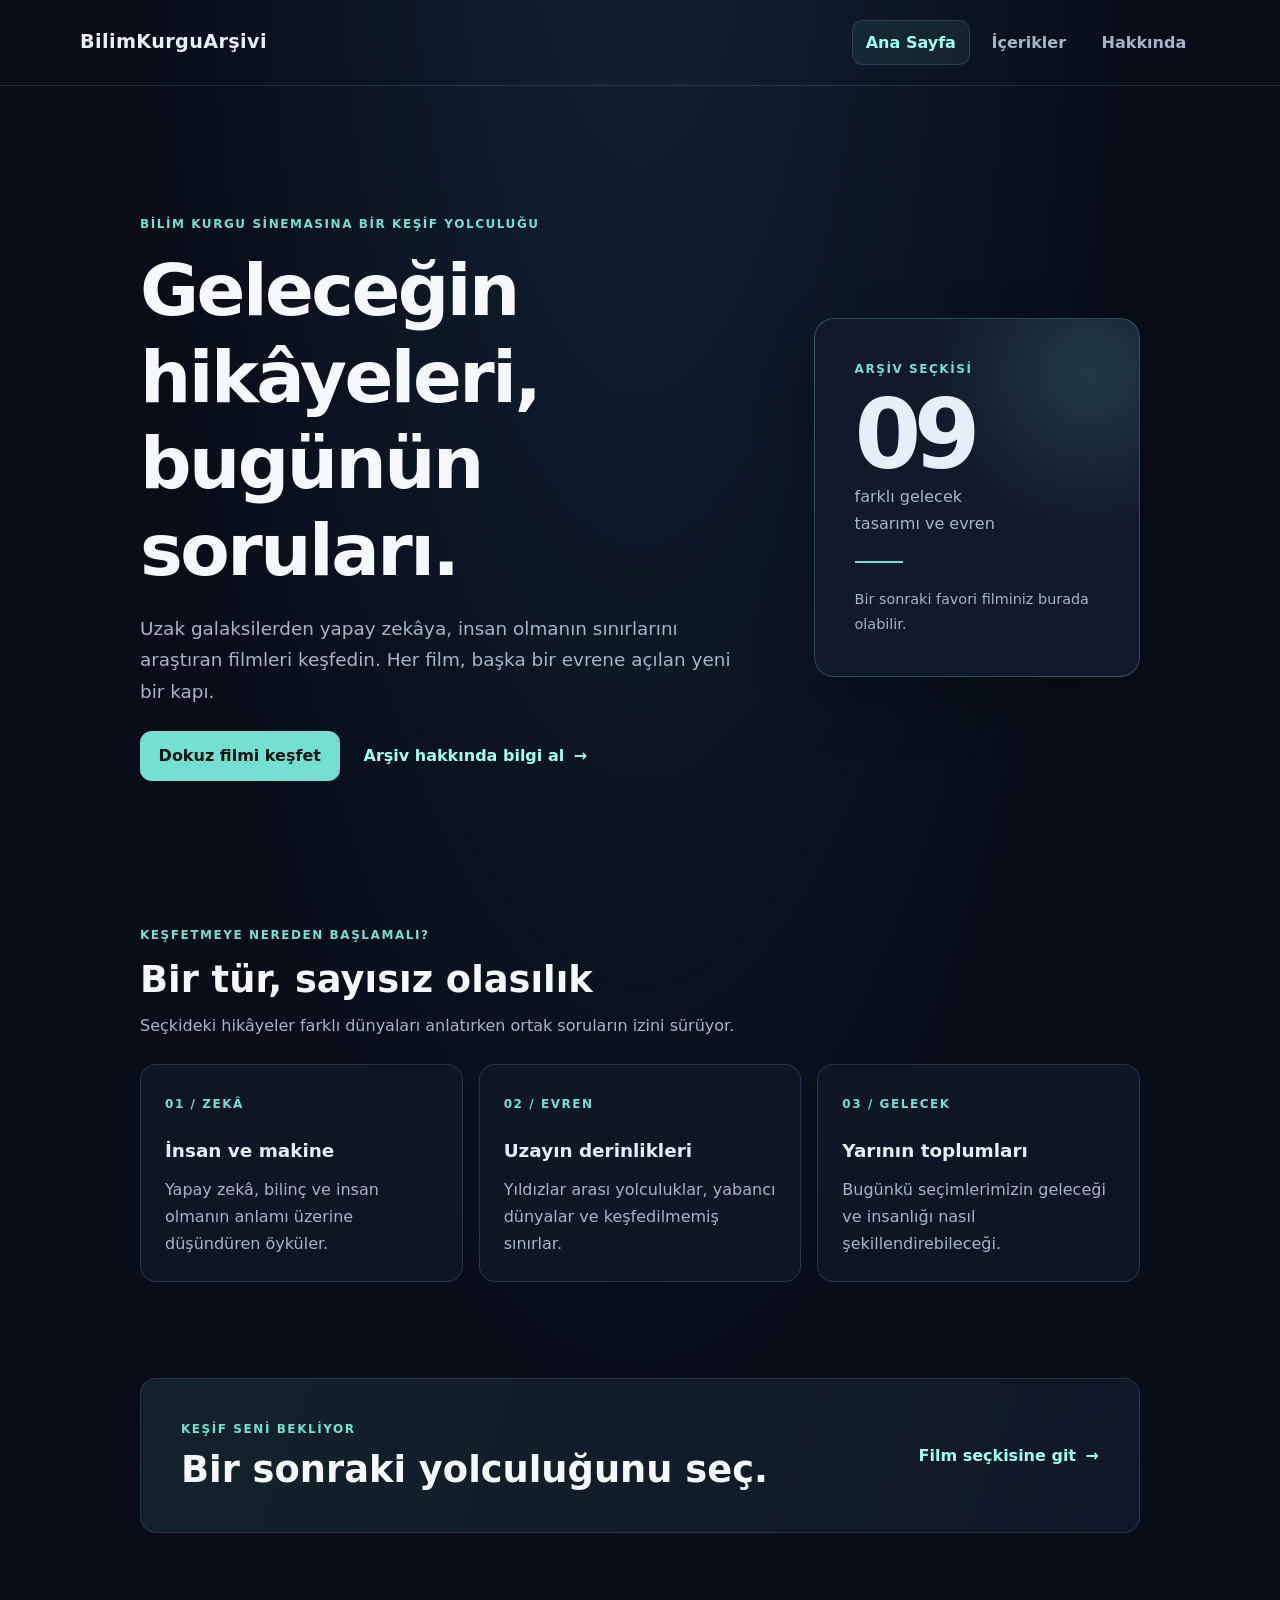
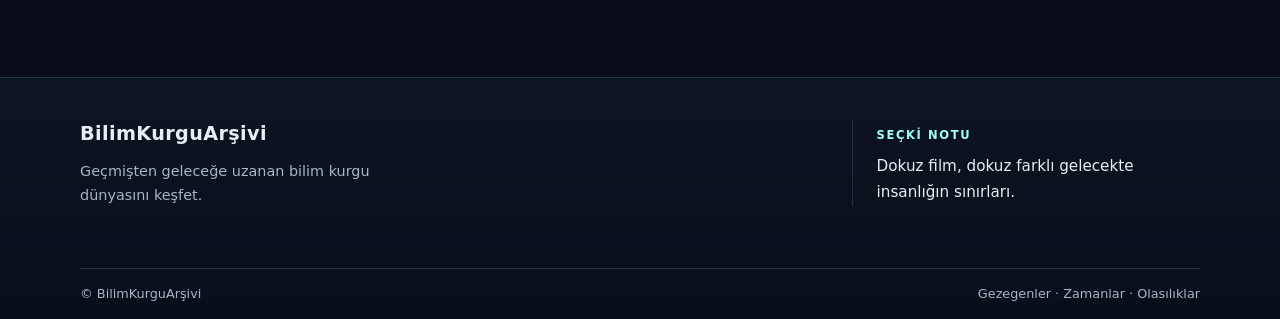
<file: index.html>
<!doctype html>
<html lang="tr">
<head>
  <meta charset="utf-8">
  <meta name="viewport" content="width=device-width, initial-scale=1">
  <meta name="description" content="BilimKurguArşivi, bilim kurgu sinemasının unutulmaz filmlerini keşfetmek isteyenler için hazırlandı.">
  <title>BilimKurguArşivi | Ana Sayfa</title>
  <link rel="stylesheet" href="style.css">
</head>
<body>
  <header id="ust">
    <a class="site-adi" href="index.html">BilimKurguArşivi</a>
    <nav aria-label="Ana navigasyon">
      <ul>
        <li><a href="index.html" aria-current="page">Ana Sayfa</a></li>
        <li><a href="icerikler.html">İçerikler</a></li>
        <li><a href="hakkinda.html">Hakkında</a></li>
      </ul>
    </nav>
  </header>

  <main>
    <section class="ana-sayfa-hero" aria-labelledby="hosgeldiniz-baslik">
      <div class="hero-metni">
        <p class="ust-etiket">Bilim kurgu sinemasına bir keşif yolculuğu</p>
        <h1 id="hosgeldiniz-baslik">Geleceğin hikâyeleri, bugünün soruları.</h1>
        <p class="hero-ozet">
          Uzak galaksilerden yapay zekâya, insan olmanın sınırlarını araştıran
          filmleri keşfedin. Her film, başka bir evrene açılan yeni bir kapı.
        </p>
        <div class="hero-aksiyonlar">
          <a class="iceriklere-baglanti" href="icerikler.html">Dokuz filmi keşfet</a>
          <a class="metin-baglanti" href="hakkinda.html">Arşiv hakkında bilgi al <span aria-hidden="true">→</span></a>
        </div>
      </div>
      <aside class="hero-bilgi-karti" aria-label="Arşiv seçkisi">
        <p class="bilgi-etiketi">Arşiv seçkisi</p>
        <p class="film-sayisi">09</p>
        <p>farklı gelecek<br>tasarımı ve evren</p>
        <span class="bilgi-cizgisi" aria-hidden="true"></span>
        <p class="bilgi-alt-metin">Bir sonraki favori filminiz burada olabilir.</p>
      </aside>
    </section>

    <section class="tema-bolumu" aria-labelledby="tema-baslik">
      <div class="bolum-basligi">
        <p class="ust-etiket">Keşfetmeye nereden başlamalı?</p>
        <h2 id="tema-baslik">Bir tür, sayısız olasılık</h2>
        <p>Seçkideki hikâyeler farklı dünyaları anlatırken ortak soruların izini sürüyor.</p>
      </div>
      <div class="tema-kartlari">
        <article class="tema-karti">
          <span class="tema-numarasi">01 / ZEKÂ</span>
          <h3>İnsan ve makine</h3>
          <p>Yapay zekâ, bilinç ve insan olmanın anlamı üzerine düşündüren öyküler.</p>
        </article>
        <article class="tema-karti">
          <span class="tema-numarasi">02 / EVREN</span>
          <h3>Uzayın derinlikleri</h3>
          <p>Yıldızlar arası yolculuklar, yabancı dünyalar ve keşfedilmemiş sınırlar.</p>
        </article>
        <article class="tema-karti">
          <span class="tema-numarasi">03 / GELECEK</span>
          <h3>Yarının toplumları</h3>
          <p>Bugünkü seçimlerimizin geleceği ve insanlığı nasıl şekillendirebileceği.</p>
        </article>
      </div>
    </section>

    <section class="secim-banneri" aria-labelledby="secim-baslik">
      <div>
        <p class="ust-etiket">Keşif seni bekliyor</p>
        <h2 id="secim-baslik">Bir sonraki yolculuğunu seç.</h2>
      </div>
      <a class="metin-baglanti" href="icerikler.html">Film seçkisine git <span aria-hidden="true">→</span></a>
    </section>
  </main>

  <footer>
    <div class="footer-icerik">
      <div class="footer-markasi">
        <a class="site-adi" href="index.html">BilimKurguArşivi</a>
        <p>Geçmişten geleceğe uzanan bilim kurgu dünyasını keşfet.</p>
      </div>
      <div class="footer-not">
        <span>Seçki notu</span>
        <p>Dokuz film, dokuz farklı gelecekte insanlığın sınırları.</p>
      </div>
    </div>
    <div class="footer-alt">
      <span>© BilimKurguArşivi</span>
      <span>Gezegenler · Zamanlar · Olasılıklar</span>
    </div>
  </footer>
</body>
</html>
</file>
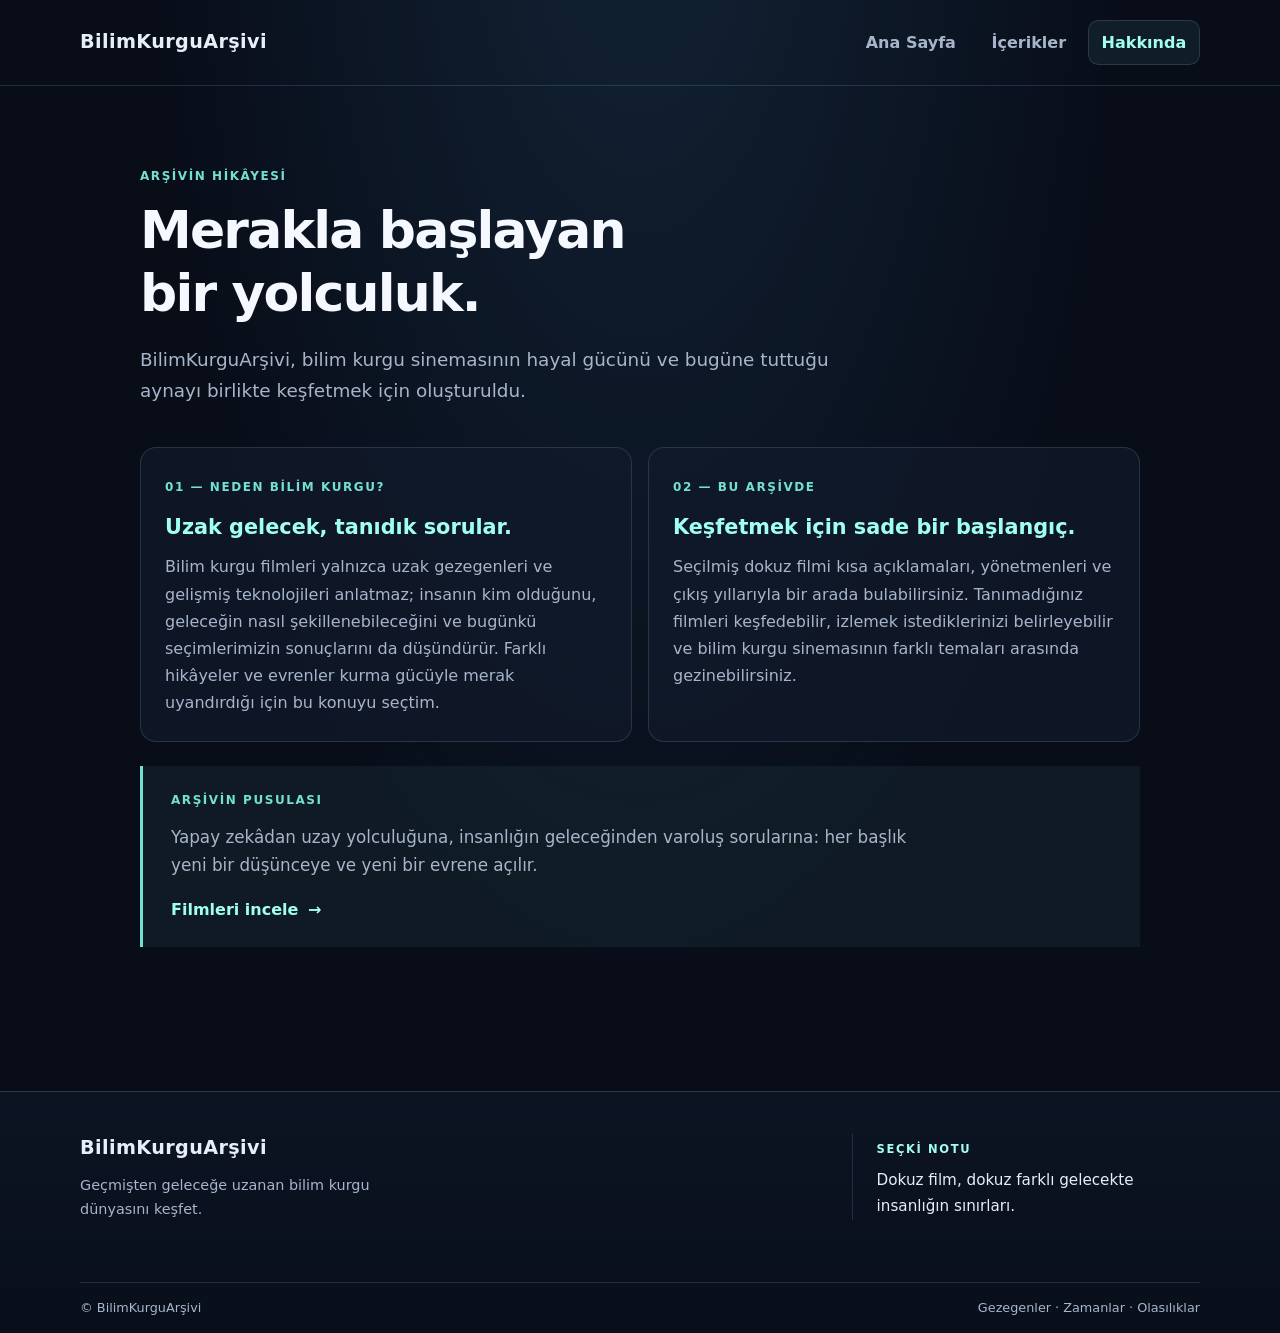
<file: hakkinda.html>
<!doctype html>
<html lang="tr">
<head>
  <meta charset="utf-8">
  <meta name="viewport" content="width=device-width, initial-scale=1">
  <meta name="description" content="BilimKurguArşivi’nin bilim kurgu sinemasını seçme gerekçesini ve ziyaretçilerine sunduğu faydayı öğrenin.">
  <title>Hakkında | BilimKurguArşivi</title>
  <link rel="stylesheet" href="style.css">
</head>
<body>
  <header id="ust">
    <a class="site-adi" href="index.html">BilimKurguArşivi</a>
    <nav aria-label="Ana navigasyon">
      <ul>
        <li><a href="index.html">Ana Sayfa</a></li>
        <li><a href="icerikler.html">İçerikler</a></li>
        <li><a href="hakkinda.html" aria-current="page">Hakkında</a></li>
      </ul>
    </nav>
  </header>

  <main>
    <article class="hakkinda-sayfasi" aria-labelledby="hakkinda-baslik">
      <div class="hakkinda-giris">
        <p class="ust-etiket">Arşivin hikâyesi</p>
        <h1 id="hakkinda-baslik">Merakla başlayan bir yolculuk.</h1>
        <p class="hakkinda-ozet">
          BilimKurguArşivi, bilim kurgu sinemasının hayal gücünü ve bugüne
          tuttuğu aynayı birlikte keşfetmek için oluşturuldu.
        </p>
      </div>

      <div class="hakkinda-kartlari">
        <section class="hakkinda-karti" aria-labelledby="secim-nedeni">
          <span class="hakkinda-sira">01 — NEDEN BİLİM KURGU?</span>
          <h2 id="secim-nedeni">Uzak gelecek, tanıdık sorular.</h2>
          <p>
            Bilim kurgu filmleri yalnızca uzak gezegenleri ve gelişmiş
            teknolojileri anlatmaz; insanın kim olduğunu, geleceğin nasıl
            şekillenebileceğini ve bugünkü seçimlerimizin sonuçlarını da
            düşündürür. Farklı hikâyeler ve evrenler kurma gücüyle merak
            uyandırdığı için bu konuyu seçtim.
          </p>
        </section>

        <section class="hakkinda-karti" aria-labelledby="ziyaretci-faydasi">
          <span class="hakkinda-sira">02 — BU ARŞİVDE</span>
          <h2 id="ziyaretci-faydasi">Keşfetmek için sade bir başlangıç.</h2>
          <p>
            Seçilmiş dokuz filmi kısa açıklamaları, yönetmenleri ve çıkış
            yıllarıyla bir arada bulabilirsiniz. Tanımadığınız filmleri
            keşfedebilir, izlemek istediklerinizi belirleyebilir ve bilim kurgu
            sinemasının farklı temaları arasında gezinebilirsiniz.
          </p>
        </section>
      </div>

      <aside class="hakkinda-notu">
        <p class="ust-etiket">Arşivin pusulası</p>
        <p>
          Yapay zekâdan uzay yolculuğuna, insanlığın geleceğinden varoluş
          sorularına: her başlık yeni bir düşünceye ve yeni bir evrene açılır.
        </p>
        <a class="metin-baglanti" href="icerikler.html">Filmleri incele <span aria-hidden="true">→</span></a>
      </aside>
    </article>
  </main>

  <footer>
    <div class="footer-icerik">
      <div class="footer-markasi">
        <a class="site-adi" href="index.html">BilimKurguArşivi</a>
        <p>Geçmişten geleceğe uzanan bilim kurgu dünyasını keşfet.</p>
      </div>
      <div class="footer-not">
        <span>Seçki notu</span>
        <p>Dokuz film, dokuz farklı gelecekte insanlığın sınırları.</p>
      </div>
    </div>
    <div class="footer-alt">
      <span>© BilimKurguArşivi</span>
      <span>Gezegenler · Zamanlar · Olasılıklar</span>
    </div>
  </footer>
</body>
</html>
</file>
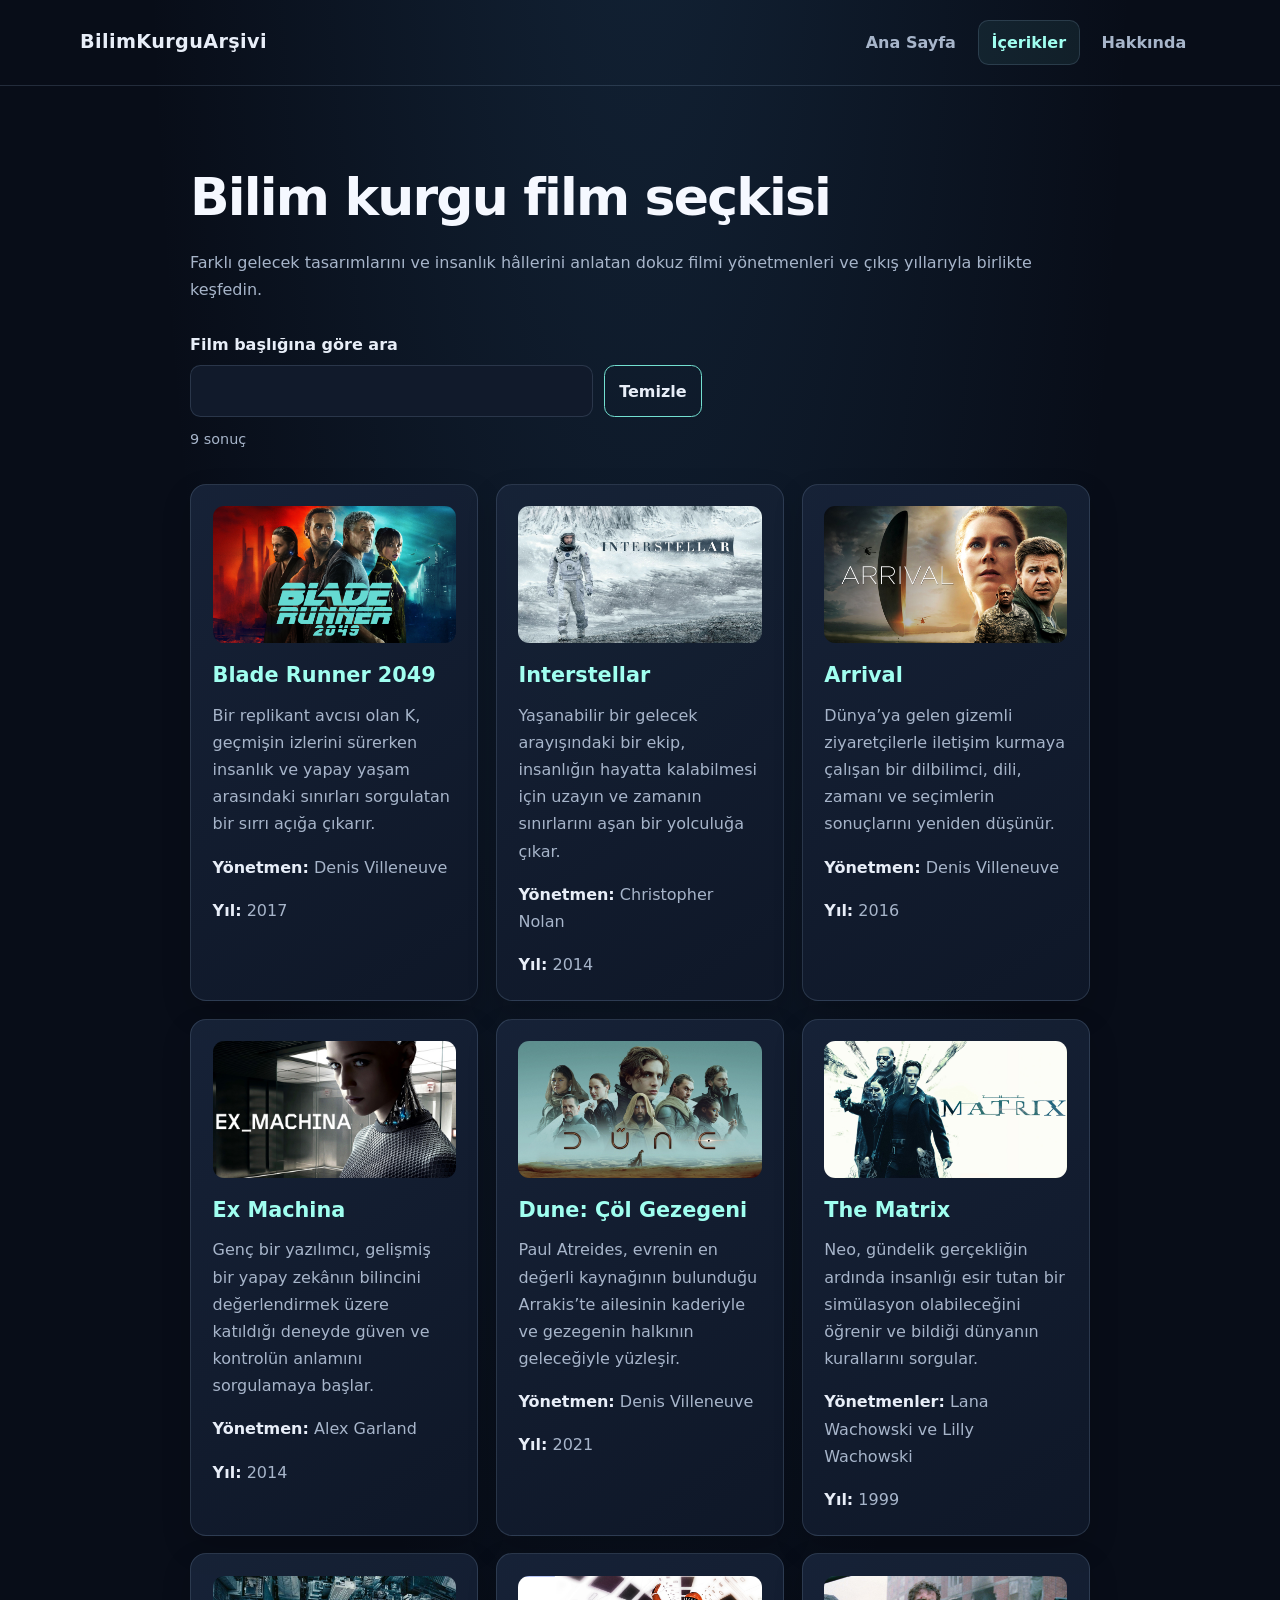
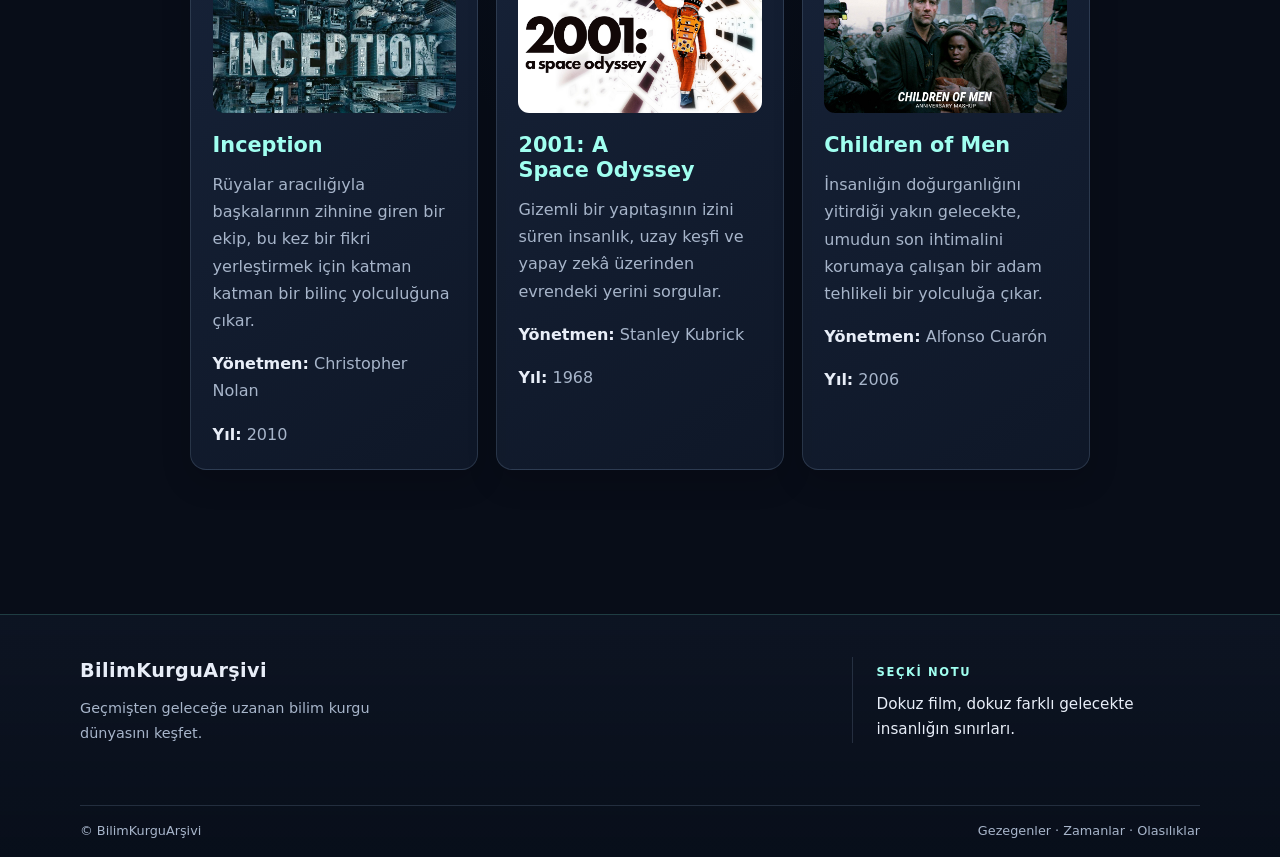
<file: icerikler.html>
<!doctype html>
<html lang="tr">
<head>
  <meta charset="utf-8">
  <meta name="viewport" content="width=device-width, initial-scale=1">
  <meta name="description" content="BilimKurguArşivi film seçkisindeki dokuz bilim kurgu filmini, yönetmenlerini ve çıkış yıllarını keşfedin.">
  <title>İçerikler | BilimKurguArşivi</title>
  <link rel="stylesheet" href="style.css">
</head>
<body>
  <header id="ust">
    <a class="site-adi" href="index.html">BilimKurguArşivi</a>
    <nav aria-label="Ana navigasyon">
      <ul>
        <li><a href="index.html">Ana Sayfa</a></li>
        <li><a href="icerikler.html" aria-current="page">İçerikler</a></li>
        <li><a href="hakkinda.html">Hakkında</a></li>
      </ul>
    </nav>
  </header>

  <main>
    <section aria-labelledby="icerikler-baslik">
      <h1 id="icerikler-baslik">Bilim kurgu film seçkisi</h1>
      <p>
        Farklı gelecek tasarımlarını ve insanlık hâllerini anlatan dokuz filmi
        yönetmenleri ve çıkış yıllarıyla birlikte keşfedin.
      </p>

      <div class="film-arama">
        <label for="film-arama-kutusu">Film başlığına göre ara</label>
        <div class="film-arama-kontrolleri">
          <input
            type="search"
            id="film-arama-kutusu"
            name="film-arama"
            autocomplete="off"
          >
          <button type="button" id="arama-temizle">Temizle</button>
        </div>
        <p id="sonuc-sayaci" role="status" aria-live="polite" aria-atomic="true">9 sonuç</p>
        <p id="bos-sonuc-mesaji" hidden>Aramanızla eşleşen film bulunamadı.</p>
      </div>

      <div class="film-kartlari" id="film-kartlari">
        <article class="film-karti">
          <figure class="film-gorsel-alani">
            <img src="image/Blade_Runner_2049.jpg" alt="Blade Runner 2049 film görseli">
          </figure>
          <h2>Blade Runner 2049</h2>
          <p>
            Bir replikant avcısı olan K, geçmişin izlerini sürerken insanlık ve
            yapay yaşam arasındaki sınırları sorgulatan bir sırrı açığa çıkarır.
          </p>
          <p><strong>Yönetmen:</strong> Denis Villeneuve</p>
          <p><strong>Yıl:</strong> 2017</p>
        </article>

        <article class="film-karti">
          <figure class="film-gorsel-alani">
            <img src="image/interstellar.jpg" alt="Interstellar film görseli">
          </figure>
          <h2>Interstellar</h2>
          <p>
            Yaşanabilir bir gelecek arayışındaki bir ekip, insanlığın
            hayatta kalabilmesi için uzayın ve zamanın sınırlarını aşan bir
            yolculuğa çıkar.
          </p>
          <p><strong>Yönetmen:</strong> Christopher Nolan</p>
          <p><strong>Yıl:</strong> 2014</p>
        </article>

        <article class="film-karti">
          <figure class="film-gorsel-alani">
            <img src="image/arrival.jpg" alt="Arrival film afişi">
          </figure>
          <h2>Arrival</h2>
          <p>
            Dünya’ya gelen gizemli ziyaretçilerle iletişim kurmaya çalışan bir
            dilbilimci, dili, zamanı ve seçimlerin sonuçlarını yeniden düşünür.
          </p>
          <p><strong>Yönetmen:</strong> Denis Villeneuve</p>
          <p><strong>Yıl:</strong> 2016</p>
        </article>

        <article class="film-karti">
          <figure class="film-gorsel-alani">
            <img src="image/ex_machina.jpg" alt="Ex Machina film görseli">
          </figure>
          <h2>Ex Machina</h2>
          <p>
            Genç bir yazılımcı, gelişmiş bir yapay zekânın bilincini
            değerlendirmek üzere katıldığı deneyde güven ve kontrolün anlamını
            sorgulamaya başlar.
          </p>
          <p><strong>Yönetmen:</strong> Alex Garland</p>
          <p><strong>Yıl:</strong> 2014</p>
        </article>

        <article class="film-karti">
          <figure class="film-gorsel-alani">
            <img src="image/dune.jpg" alt="Dune: Çöl Gezegeni film görseli">
          </figure>
          <h2>Dune: Çöl Gezegeni</h2>
          <p>
            Paul Atreides, evrenin en değerli kaynağının bulunduğu Arrakis’te
            ailesinin kaderiyle ve gezegenin halkının geleceğiyle yüzleşir.
          </p>
          <p><strong>Yönetmen:</strong> Denis Villeneuve</p>
          <p><strong>Yıl:</strong> 2021</p>
        </article>

        <article class="film-karti">
          <figure class="film-gorsel-alani">
            <img src="image/matrix.jpg" alt="The Matrix film görseli">
          </figure>
          <h2>The Matrix</h2>
          <p>
            Neo, gündelik gerçekliğin ardında insanlığı esir tutan bir
            simülasyon olabileceğini öğrenir ve bildiği dünyanın kurallarını
            sorgular.
          </p>
          <p><strong>Yönetmenler:</strong> Lana Wachowski ve Lilly Wachowski</p>
          <p><strong>Yıl:</strong> 1999</p>
        </article>

        <article class="film-karti">
          <figure class="film-gorsel-alani">
            <img src="image/inception.jpg" alt="Inception film görseli">
          </figure>
          <h2>Inception</h2>
          <p>
            Rüyalar aracılığıyla başkalarının zihnine giren bir ekip, bu kez
            bir fikri yerleştirmek için katman katman bir bilinç yolculuğuna
            çıkar.
          </p>
          <p><strong>Yönetmen:</strong> Christopher Nolan</p>
          <p><strong>Yıl:</strong> 2010</p>
        </article>

        <article class="film-karti">
          <figure class="film-gorsel-alani">
            <img src="image/2001_a_space_odyssey.jpg" alt="2001: A Space Odyssey film görseli">
          </figure>
          <h2>2001: A Space Odyssey</h2>
          <p>
            Gizemli bir yapıtaşının izini süren insanlık, uzay keşfi ve
            yapay zekâ üzerinden evrendeki yerini sorgular.
          </p>
          <p><strong>Yönetmen:</strong> Stanley Kubrick</p>
          <p><strong>Yıl:</strong> 1968</p>
        </article>

        <article class="film-karti">
          <figure class="film-gorsel-alani">
            <img src="image/children_of_men.jpg" alt="Children of Men film görseli">
          </figure>
          <h2>Children of Men</h2>
          <p>
            İnsanlığın doğurganlığını yitirdiği yakın gelecekte, umudun son
            ihtimalini korumaya çalışan bir adam tehlikeli bir yolculuğa çıkar.
          </p>
          <p><strong>Yönetmen:</strong> Alfonso Cuarón</p>
          <p><strong>Yıl:</strong> 2006</p>
        </article>
      </div>
    </section>
  </main>

  <footer>
    <div class="footer-icerik">
      <div class="footer-markasi">
        <a class="site-adi" href="index.html">BilimKurguArşivi</a>
        <p>Geçmişten geleceğe uzanan bilim kurgu dünyasını keşfet.</p>
      </div>
      <div class="footer-not">
        <span>Seçki notu</span>
        <p>Dokuz film, dokuz farklı gelecekte insanlığın sınırları.</p>
      </div>
    </div>
    <div class="footer-alt">
      <span>© BilimKurguArşivi</span>
      <span>Gezegenler · Zamanlar · Olasılıklar</span>
    </div>
  </footer>
  <script src="script.js"></script>
</body>
</html>
</file>
<file: style.css>
:root {
  color-scheme: dark;
  --page: #080d18;
  --surface: #111a2b;
  --surface-raised: #172338;
  --text: #e8eef8;
  --muted: #a7b5ca;
  --accent: #73e0d1;
  --accent-strong: #a0fff0;
  --border: rgba(157, 184, 216, 0.18);
  --content-width: 1120px;
}

* {
  box-sizing: border-box;
}

html {
  min-width: 320px;
  background: var(--page);
}

body {
  min-height: 100vh;
  margin: 0;
  display: flex;
  flex-direction: column;
  color: var(--text);
  background:
    radial-gradient(ellipse at 50% -15%, rgba(52, 105, 150, 0.24), transparent 55%),
    var(--page);
  font-family: system-ui, -apple-system, BlinkMacSystemFont, "Segoe UI", sans-serif;
  font-size: 1rem;
  line-height: 1.7;
}

main {
  width: min(var(--content-width), calc(100% - 3rem));
  margin-inline: auto;
}

header {
  width: 100%;
  display: flex;
  align-items: center;
  justify-content: space-between;
  gap: 1.25rem;
  padding: 1.25rem max(1.5rem, calc((100% - var(--content-width)) / 2));
  border-bottom: 1px solid var(--border);
}

header {
  border-bottom: 1px solid var(--border);
}

.site-adi {
  color: var(--text);
  font-size: 1.2rem;
  font-weight: 750;
  letter-spacing: 0.02em;
  text-decoration: none;
}

nav ul {
  display: flex;
  flex-wrap: wrap;
  gap: 0.5rem;
  margin: 0;
  padding: 0;
  list-style: none;
}

nav a {
  display: block;
  padding: 0.5rem 0.8rem;
  border: 1px solid transparent;
  border-radius: 0.65rem;
  color: var(--muted);
  font-weight: 600;
  text-decoration: none;
  transition: color 160ms ease, background-color 160ms ease, border-color 160ms ease;
}

nav a:hover,
nav a[aria-current="page"] {
  border-color: var(--border);
  color: var(--accent-strong);
  background: rgba(115, 224, 209, 0.08);
}

a:focus-visible {
  outline: 3px solid var(--accent-strong);
  outline-offset: 4px;
}

main {
  flex: 1;
  padding-block: clamp(2.5rem, 7vw, 5rem);
}

main > section,
main > article {
  max-width: 900px;
  margin-inline: auto;
}

.ana-sayfa-hero {
  display: grid;
  grid-template-columns: minmax(0, 1fr) minmax(210px, 0.55fr);
  align-items: center;
  gap: clamp(2rem, 7vw, 5rem);
  max-width: 1000px;
  padding-block: clamp(1rem, 4vw, 3rem);
}

.hero-metni {
  max-width: 650px;
}

.ust-etiket,
.bilgi-etiketi,
.tema-numarasi,
.hakkinda-sira {
  color: var(--accent);
  font-size: 0.75rem;
  font-weight: 750;
  letter-spacing: 0.13em;
  text-transform: uppercase;
}

.ust-etiket {
  margin-bottom: 0.8rem;
}

.hero-metni h1 {
  max-width: 12ch;
  font-size: clamp(2.5rem, 6vw, 4.5rem);
}

.hero-ozet,
.hakkinda-ozet {
  max-width: 60ch;
  font-size: 1.15rem;
}

.hero-aksiyonlar {
  display: flex;
  flex-wrap: wrap;
  align-items: center;
  gap: 1rem 1.5rem;
  margin-top: 1.5rem;
}

.hero-aksiyonlar .iceriklere-baglanti {
  margin-top: 0;
}

.metin-baglanti {
  color: var(--accent-strong);
  font-weight: 700;
  text-decoration: none;
}

.metin-baglanti span {
  display: inline-block;
  margin-left: 0.25rem;
  transition: transform 160ms ease;
}

.metin-baglanti:hover span {
  transform: translateX(4px);
}

.hero-bilgi-karti {
  padding: clamp(1.5rem, 4vw, 2.5rem);
  border: 1px solid rgba(115, 224, 209, 0.26);
  border-radius: 1.25rem;
  background:
    radial-gradient(circle at 85% 15%, rgba(115, 224, 209, 0.15), transparent 40%),
    var(--surface);
  box-shadow: 0 24px 60px rgba(0, 0, 0, 0.22);
}

.hero-bilgi-karti p {
  margin-bottom: 0.5rem;
}

.hero-bilgi-karti .film-sayisi {
  margin: 0;
  color: var(--text);
  font-size: clamp(4rem, 9vw, 6rem);
  font-weight: 800;
  letter-spacing: -0.08em;
  line-height: 1;
}

.bilgi-cizgisi {
  display: block;
  width: 3rem;
  height: 2px;
  margin-block: 1.5rem;
  background: var(--accent);
}

.hero-bilgi-karti .bilgi-alt-metin {
  margin-bottom: 0;
  font-size: 0.9rem;
}

.tema-bolumu {
  max-width: 1000px;
  margin-top: clamp(3rem, 8vw, 6rem);
}

.bolum-basligi {
  max-width: 600px;
  margin-bottom: 1.5rem;
}

.bolum-basligi h2,
.secim-banneri h2 {
  margin-bottom: 0.65rem;
  font-size: clamp(1.65rem, 4vw, 2.3rem);
}

.tema-kartlari {
  display: grid;
  grid-template-columns: repeat(3, minmax(0, 1fr));
  gap: 1rem;
}

.tema-karti,
.hakkinda-karti {
  min-width: 0;
  padding: 1.5rem;
  border: 1px solid var(--border);
  border-radius: 1rem;
  background: rgba(17, 26, 43, 0.78);
}

.tema-karti h3 {
  margin: 1.2rem 0 0.6rem;
  color: var(--text);
  font-size: 1.15rem;
}

.tema-karti p,
.hakkinda-karti p {
  margin-bottom: 0;
}

.secim-banneri {
  display: flex;
  align-items: center;
  justify-content: space-between;
  gap: 1.5rem;
  max-width: 1000px;
  margin: clamp(3rem, 8vw, 6rem) auto 0;
  padding: clamp(1.5rem, 5vw, 2.5rem);
  border: 1px solid var(--border);
  border-radius: 1rem;
  background: linear-gradient(110deg, rgba(115, 224, 209, 0.1), rgba(17, 26, 43, 0.9));
}

.secim-banneri .ust-etiket {
  margin-bottom: 0.5rem;
}

.secim-banneri h2 {
  margin-bottom: 0;
}

.hakkinda-sayfasi {
  max-width: 1000px;
}

.hakkinda-giris {
  max-width: 720px;
  margin-bottom: 2.5rem;
}

.hakkinda-giris h1 {
  max-width: 14ch;
}

.hakkinda-kartlari {
  display: grid;
  grid-template-columns: repeat(2, minmax(0, 1fr));
  gap: 1rem;
}

.hakkinda-karti h2 {
  margin-top: 1rem;
  color: var(--accent-strong);
}

.hakkinda-notu {
  margin-top: 1.5rem;
  padding: 1.5rem 1.75rem;
  border-left: 3px solid var(--accent);
  background: rgba(115, 224, 209, 0.06);
}

.hakkinda-notu p:not(.ust-etiket) {
  max-width: 70ch;
  font-size: 1.05rem;
}

h1,
h2 {
  color: #f5f8ff;
  line-height: 1.2;
  text-wrap: balance;
}

h1 {
  margin: 0 0 1.25rem;
  font-size: clamp(2rem, 5vw, 3.25rem);
  letter-spacing: -0.035em;
}

h2 {
  margin: 0 0 0.85rem;
  font-size: 1.3rem;
}

p {
  margin: 0 0 1rem;
  color: var(--muted);
}

strong {
  color: var(--text);
}

.iceriklere-baglanti {
  display: inline-flex;
  align-items: center;
  justify-content: center;
  min-height: 2.9rem;
  margin-top: 0.75rem;
  padding: 0.65rem 1.1rem;
  border: 1px solid var(--accent);
  border-radius: 0.7rem;
  color: #061411;
  background: var(--accent);
  font-weight: 750;
  text-decoration: none;
  transition: background-color 160ms ease, transform 160ms ease;
}

.iceriklere-baglanti:hover {
  background: var(--accent-strong);
  transform: translateY(-2px);
}

.film-arama {
  max-width: 32rem;
  margin-top: 1.75rem;
}

.film-arama label {
  display: block;
  margin-bottom: 0.45rem;
  color: var(--text);
  font-weight: 650;
}

.film-arama-kontrolleri {
  display: flex;
  gap: 0.65rem;
}

.film-arama input {
  min-width: 0;
  flex: 1;
  padding: 0.7rem 0.85rem;
  border: 1px solid var(--border);
  border-radius: 0.65rem;
  color: var(--text);
  background: var(--surface);
  font: inherit;
}

.film-arama button {
  padding: 0.65rem 0.9rem;
  border: 1px solid var(--accent);
  border-radius: 0.65rem;
  color: var(--text);
  background: transparent;
  font: inherit;
  font-weight: 650;
  cursor: pointer;
}

.film-arama button:hover {
  color: #061411;
  background: var(--accent);
}

.film-arama input:focus-visible,
.film-arama button:focus-visible {
  outline: 3px solid var(--accent-strong);
  outline-offset: 3px;
}

.film-arama #sonuc-sayaci {
  margin: 0.65rem 0 0;
  font-size: 0.9rem;
}

.film-arama #bos-sonuc-mesaji {
  margin: 0.65rem 0 0;
  color: var(--text);
}

.film-kartlari {
  display: grid;
  grid-template-columns: repeat(3, minmax(0, 1fr));
  gap: 1.1rem;
  margin-top: 2rem;
}

.film-karti {
  min-width: 0;
  padding: 1.35rem;
  border: 1px solid var(--border);
  border-radius: 1rem;
  background: linear-gradient(145deg, rgba(23, 35, 56, 0.96), rgba(15, 24, 40, 0.96));
  box-shadow: 0 12px 30px rgba(0, 0, 0, 0.16);
  overflow-wrap: anywhere;
}

.film-karti h2 {
  color: var(--accent-strong);
}

.film-gorsel-alani {
  display: block;
  width: 100%;
  aspect-ratio: 16 / 9;
  overflow: hidden;
  margin: 0 0 1.25rem;
  border-radius: 0.7rem;
  background: #0b1321;
}

.film-gorsel-alani img {
  width: 100%;
  height: 100%;
  display: block;
  object-fit: cover;
  object-position: center;
}

.film-karti p:last-child {
  margin-bottom: 0;
}

footer {
  width: 100%;
  margin-top: 4rem;
  padding: 2.5rem 0 0;
  border-top: 1px solid rgba(115, 224, 209, 0.22);
  background: linear-gradient(180deg, rgba(23, 35, 56, 0.32), rgba(8, 15, 27, 0.72));
}

.footer-icerik {
  width: min(var(--content-width), calc(100% - 3rem));
  display: grid;
  grid-template-columns: minmax(0, 1.35fr) minmax(240px, 0.65fr);
  align-items: center;
  gap: 3rem;
  margin-inline: auto;
  padding: 0 0 2.25rem;
}

.footer-markasi {
  max-width: 340px;
}

.footer-markasi p {
  margin: 0.5rem 0 0;
  font-size: 0.9rem;
}

.footer-not {
  padding-left: 1.5rem;
  border-left: 1px solid var(--border);
}

.footer-not span {
  color: var(--accent-strong);
  font-size: 0.72rem;
  font-weight: 700;
  letter-spacing: 0.14em;
  text-transform: uppercase;
}

.footer-not p {
  max-width: 360px;
  margin: 0.45rem 0 0;
  color: var(--text);
  font-size: 0.95rem;
}

.footer-alt {
  width: min(var(--content-width), calc(100% - 3rem));
  display: flex;
  justify-content: space-between;
  gap: 1rem;
  margin-inline: auto;
  margin-top: 1.5rem;
  padding-block: 0.9rem;
  border-top: 1px solid var(--border);
  color: var(--muted);
  font-size: 0.8rem;
}

@media (max-width: 700px) {
  .film-kartlari {
    grid-template-columns: repeat(2, minmax(0, 1fr));
  }

  .footer-icerik {
    grid-template-columns: minmax(0, 1fr);
    gap: 1.5rem;
  }

  .ana-sayfa-hero {
    grid-template-columns: minmax(0, 1fr);
  }

  .hero-bilgi-karti {
    max-width: 380px;
  }

  .tema-kartlari {
    grid-template-columns: minmax(0, 1fr);
  }
}

@media (max-width: 600px) {
  main {
    width: min(var(--content-width), calc(100% - 2rem));
  }

  header {
    width: 100%;
    align-items: flex-start;
    flex-direction: column;
    gap: 0.75rem;
    padding-inline: 1rem;
  }

  .footer-icerik,
  .footer-alt {
    width: calc(100% - 2rem);
  }

  nav ul {
    gap: 0.25rem;
  }

  nav a {
    padding: 0.45rem 0.65rem;
  }

  .film-kartlari {
    grid-template-columns: minmax(0, 1fr);
  }

  .hakkinda-kartlari {
    grid-template-columns: minmax(0, 1fr);
  }

  .secim-banneri,
  .footer-icerik {
    align-items: flex-start;
    flex-direction: column;
  }

  .footer-not {
    padding: 1rem 0 0;
    border-top: 1px solid var(--border);
    border-left: 0;
  }

  .footer-alt {
    flex-direction: column;
    gap: 0.25rem;
  }
}

@media (prefers-reduced-motion: reduce) {
  *,
  *::before,
  *::after {
    scroll-behavior: auto !important;
    transition-duration: 0.01ms !important;
    animation-duration: 0.01ms !important;
    animation-iteration-count: 1 !important;
  }
}
</file>
